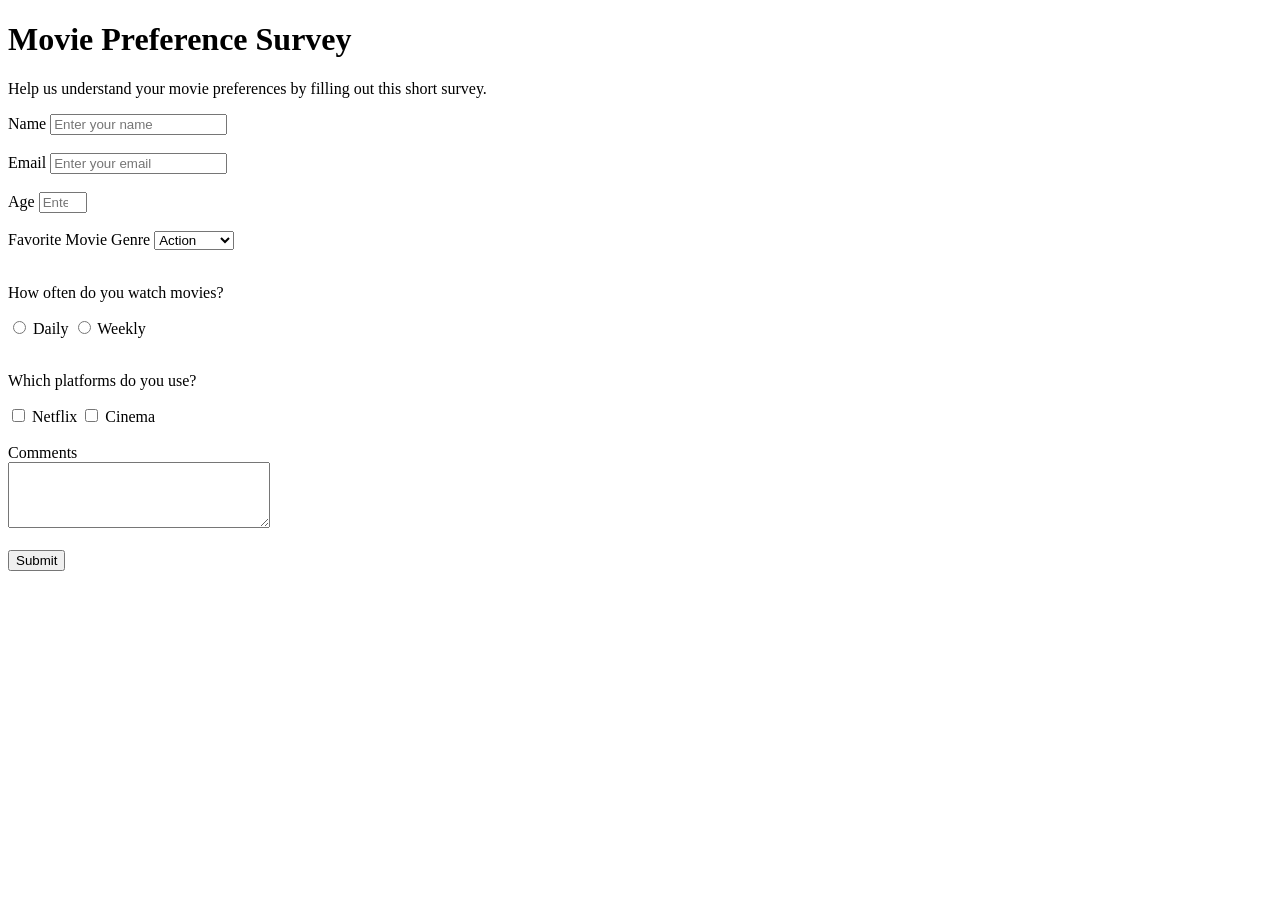
<file: 2024269304_SurveyForm/index.html>
<!DOCTYPE html>
<html lang="en">
<head>
  <meta charset="UTF-8">
  <title>Movie Survey Form</title>
</head>
<body>

  <h1 id="title">Movie Preference Survey</h1>

  <p id="description">
    Help us understand your movie preferences by filling out this short survey.
  </p>

  <form id="survey-form">

    <!-- Name -->
    <label id="name-label" for="name">Name</label>
    <input 
      type="text" 
      id="name" 
      placeholder="Enter your name"
      required>

    <br><br>

    <!-- Email -->
    <label id="email-label" for="email">Email</label>
    <input 
      type="email" 
      id="email" 
      placeholder="Enter your email"
      required>

    <br><br>

    <!-- Number -->
    <label id="number-label" for="number">Age</label>
    <input 
      type="number" 
      id="number" 
      placeholder="Enter your age"
      min="10"
      max="80">

    <br><br>

    <!-- Dropdown -->
    <label for="dropdown">Favorite Movie Genre</label>
    <select id="dropdown">
      <option value="action">Action</option>
      <option value="romance">Romance</option>
    </select>

    <br><br>

    <!-- Radio -->
    <p>How often do you watch movies?</p>

    <label>
      <input type="radio" name="watch" value="daily"> Daily
    </label>

    <label>
      <input type="radio" name="watch" value="weekly"> Weekly
    </label>

    <br><br>

    <!-- Checkbox -->
    <p>Which platforms do you use?</p>

    <label>
      <input type="checkbox" value="netflix"> Netflix
    </label>

    <label>
      <input type="checkbox" value="cinema"> Cinema
    </label>

    <br><br>

    <!-- Textarea -->
    <label for="comments">Comments</label>
    <br>
    <textarea id="comments" rows="4" cols="30"></textarea>

    <br><br>

    <!-- Submit -->
    <button id="submit" type="submit">Submit</button>

  </form>

</body>
</html>
</file>
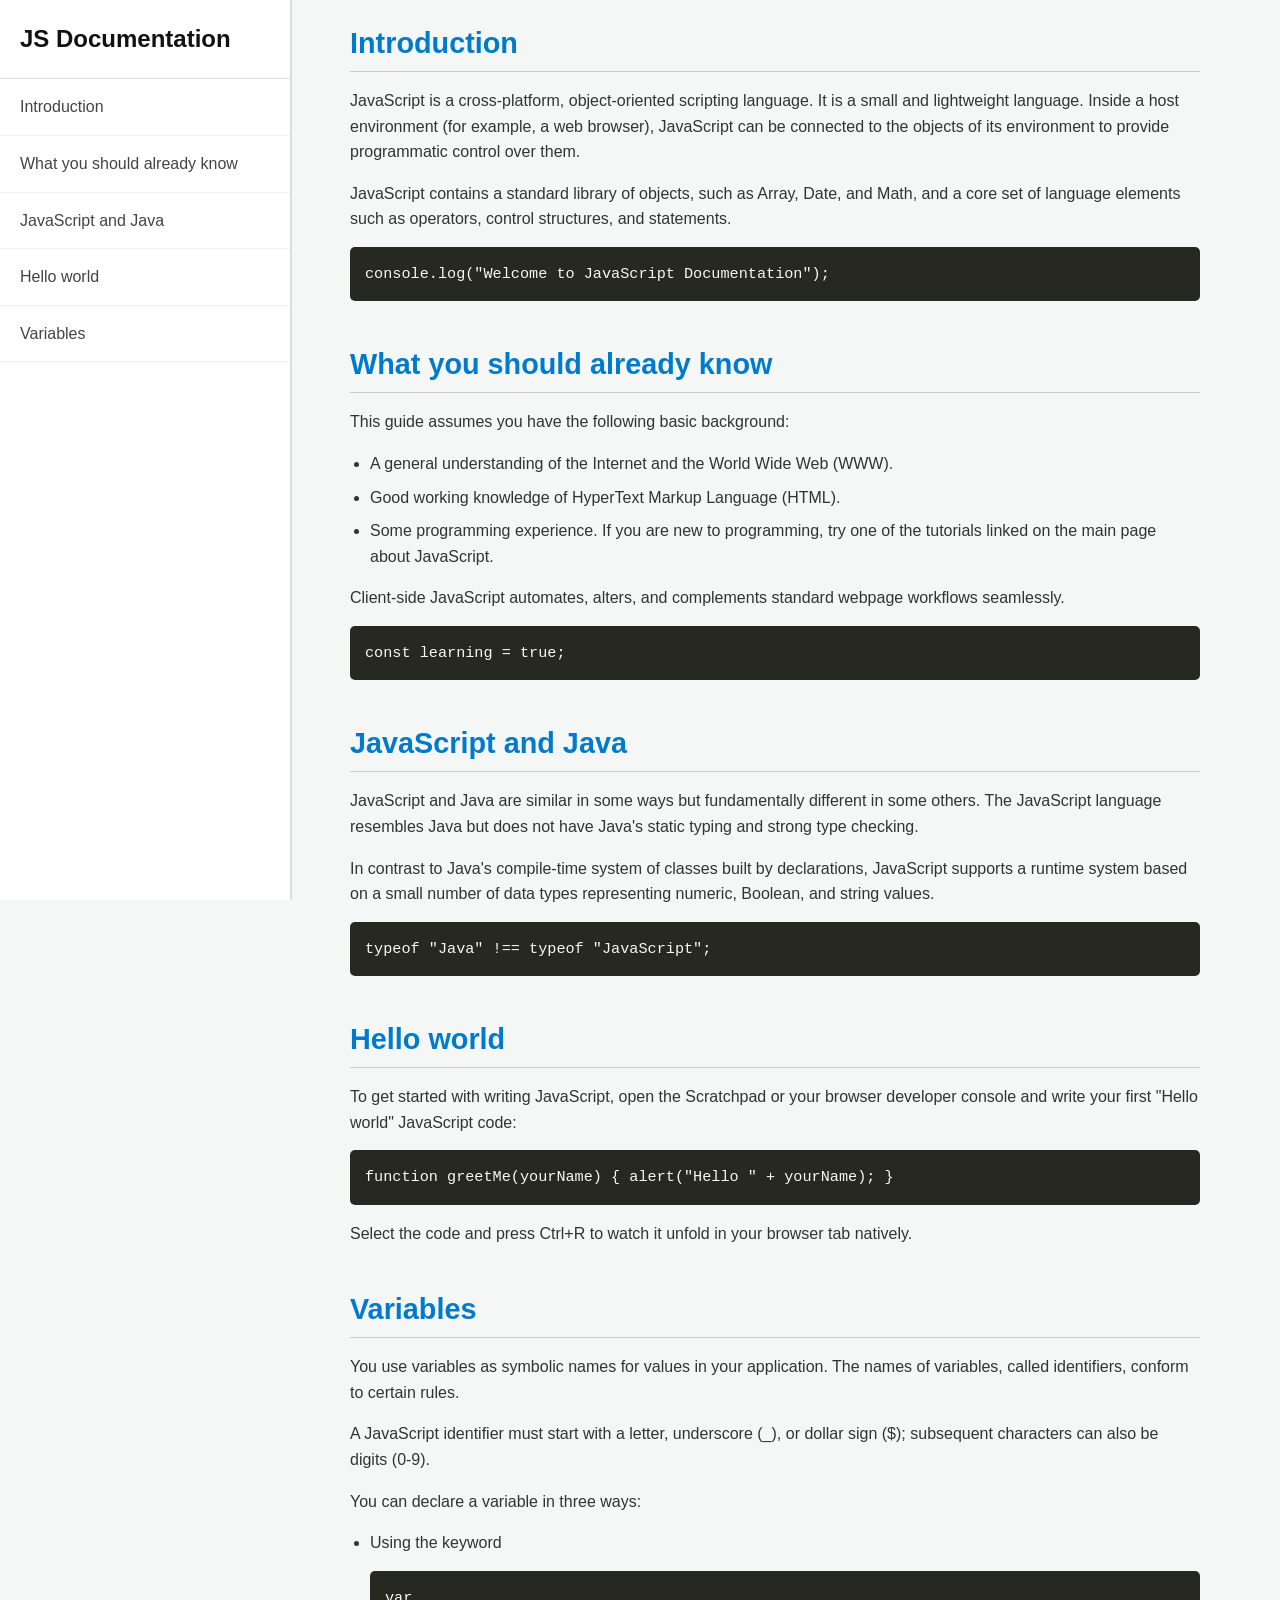
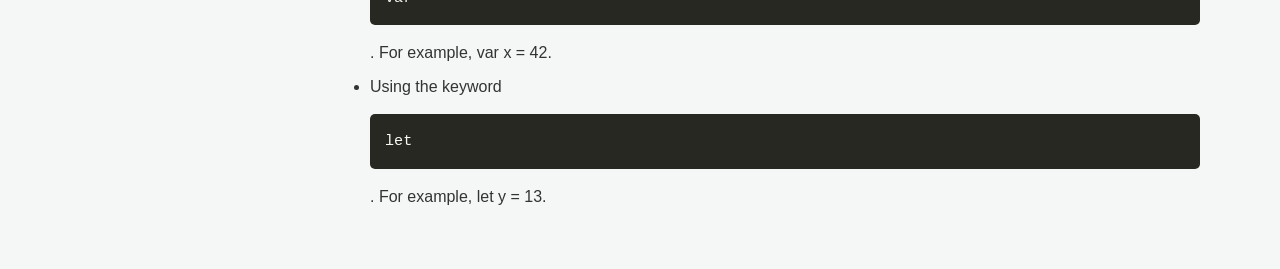
<file: 2024269304_TechnicalDocumentationPage/index.html>
<!DOCTYPE html>
<html lang="en">
<head>
  <meta charset="UTF-8">
  <meta name="viewport" content="width=device-width, initial-scale=1.0">
  <title>JS Documentation</title>
  <link rel="stylesheet" href="styles.css">
</head>
<body>
  <nav id="navbar">
    <header>JS Documentation</header>
    <a class="nav-link" href="#Introduction">Introduction</a>
    <a class="nav-link" href="#What_you_should_already_know">What you should already know</a>
    <a class="nav-link" href="#JavaScript_and_Java">JavaScript and Java</a>
    <a class="nav-link" href="#Hello_world">Hello world</a>
    <a class="nav-link" href="#Variables">Variables</a>
  </nav>

  <main id="main-doc">
    <section class="main-section" id="Introduction">
      <header>Introduction</header>
      <p>JavaScript is a cross-platform, object-oriented scripting language. It is a small and lightweight language. Inside a host environment (for example, a web browser), JavaScript can be connected to the objects of its environment to provide programmatic control over them.</p>
      <p>JavaScript contains a standard library of objects, such as Array, Date, and Math, and a core set of language elements such as operators, control structures, and statements.</p>
      <code>console.log("Welcome to JavaScript Documentation");</code>
    </section>

    <section class="main-section" id="What_you_should_already_know">
      <header>What you should already know</header>
      <p>This guide assumes you have the following basic background:</p>
      <ul>
        <li>A general understanding of the Internet and the World Wide Web (WWW).</li>
        <li>Good working knowledge of HyperText Markup Language (HTML).</li>
        <li>Some programming experience. If you are new to programming, try one of the tutorials linked on the main page about JavaScript.</li>
      </ul>
      <p>Client-side JavaScript automates, alters, and complements standard webpage workflows seamlessly.</p>
      <code>const learning = true;</code>
    </section>

    <section class="main-section" id="JavaScript_and_Java">
      <header>JavaScript and Java</header>
      <p>JavaScript and Java are similar in some ways but fundamentally different in some others. The JavaScript language resembles Java but does not have Java's static typing and strong type checking.</p>
      <p>In contrast to Java's compile-time system of classes built by declarations, JavaScript supports a runtime system based on a small number of data types representing numeric, Boolean, and string values.</p>
      <code>typeof "Java" !== typeof "JavaScript";</code>
    </section>

    <section class="main-section" id="Hello_world">
      <header>Hello world</header>
      <p>To get started with writing JavaScript, open the Scratchpad or your browser developer console and write your first "Hello world" JavaScript code:</p>
      <code>function greetMe(yourName) { alert("Hello " + yourName); }</code>
      <p>Select the code and press Ctrl+R to watch it unfold in your browser tab natively.</p>
    </section>

    <section class="main-section" id="Variables">
      <header>Variables</header>
      <p>You use variables as symbolic names for values in your application. The names of variables, called identifiers, conform to certain rules.</p>
      <p>A JavaScript identifier must start with a letter, underscore (_), or dollar sign ($); subsequent characters can also be digits (0-9).</p>
      <p>You can declare a variable in three ways:</p>
      <ul>
        <li>Using the keyword <code>var</code>. For example, var x = 42.</li>
        <li>Using the keyword <code>let</code>. For example, let y = 13.</li>
      </ul>
    </section>
  </main>
</body>
</html>
</file>
<file: 2024269304_TechnicalDocumentationPage/styles.css>
/* Base configuration styles */
html, body {
  margin: 0;
  padding: 0;
  font-family: 'Segoe UI', Tahoma, Geneva, Verdana, sans-serif;
  color: #333;
  line-height: 1.6;
  background-color: #f4f7f6;
}

/* Sidebar Navigation Drawer styling */
#navbar {
  position: fixed;
  top: 0;
  left: 0;
  width: 290px;
  height: 100%;
  border-right: 2px solid #ddd;
  background-color: #ffffff;
  display: flex;
  flex-direction: column;
}

#navbar header {
  font-size: 1.5rem;
  font-weight: bold;
  padding: 20px;
  border-bottom: 1px solid #ddd;
  color: #111;
}

.nav-link {
  display: block;
  padding: 15px 20px;
  color: #444;
  text-decoration: none;
  border-bottom: 1px solid #eee;
  transition: background-color 0.2s, color 0.2s;
}

.nav-link:hover {
  background-color: #007acc;
  color: #fff;
}

/* Document Body configuration layout */
#main-doc {
  margin-left: 310px;
  padding: 20px 40px;
  max-width: 850px;
}

.main-section {
  margin-bottom: 40px;
}

.main-section header {
  font-size: 1.8rem;
  font-weight: 600;
  color: #007acc;
  margin-bottom: 15px;
  border-bottom: 1px solid #ccc;
  padding-bottom: 5px;
}

p {
  margin-bottom: 15px;
}

code {
  display: block;
  background-color: #272822;
  color: #f8f8f2;
  padding: 15px;
  border-radius: 5px;
  font-family: 'Courier New', Courier, monospace;
  font-size: 0.95rem;
  overflow-x: auto;
  white-space: pre-wrap;
  margin: 15px 0;
}

ul {
  padding-left: 20px;
  margin-bottom: 15px;
}

li {
  margin-bottom: 8px;
}

/* Responsive Structural Breakpoint */
@media (max-width: 768px) {
  #navbar {
    position: relative;
    width: 100%;
    height: auto;
    border-right: none;
    border-bottom: 2px solid #ddd;
  }
  
  #navbar header {
    text-align: center;
  }

  #main-doc {
    margin-left: 0;
    padding: 20px;
  }
}
</file>
